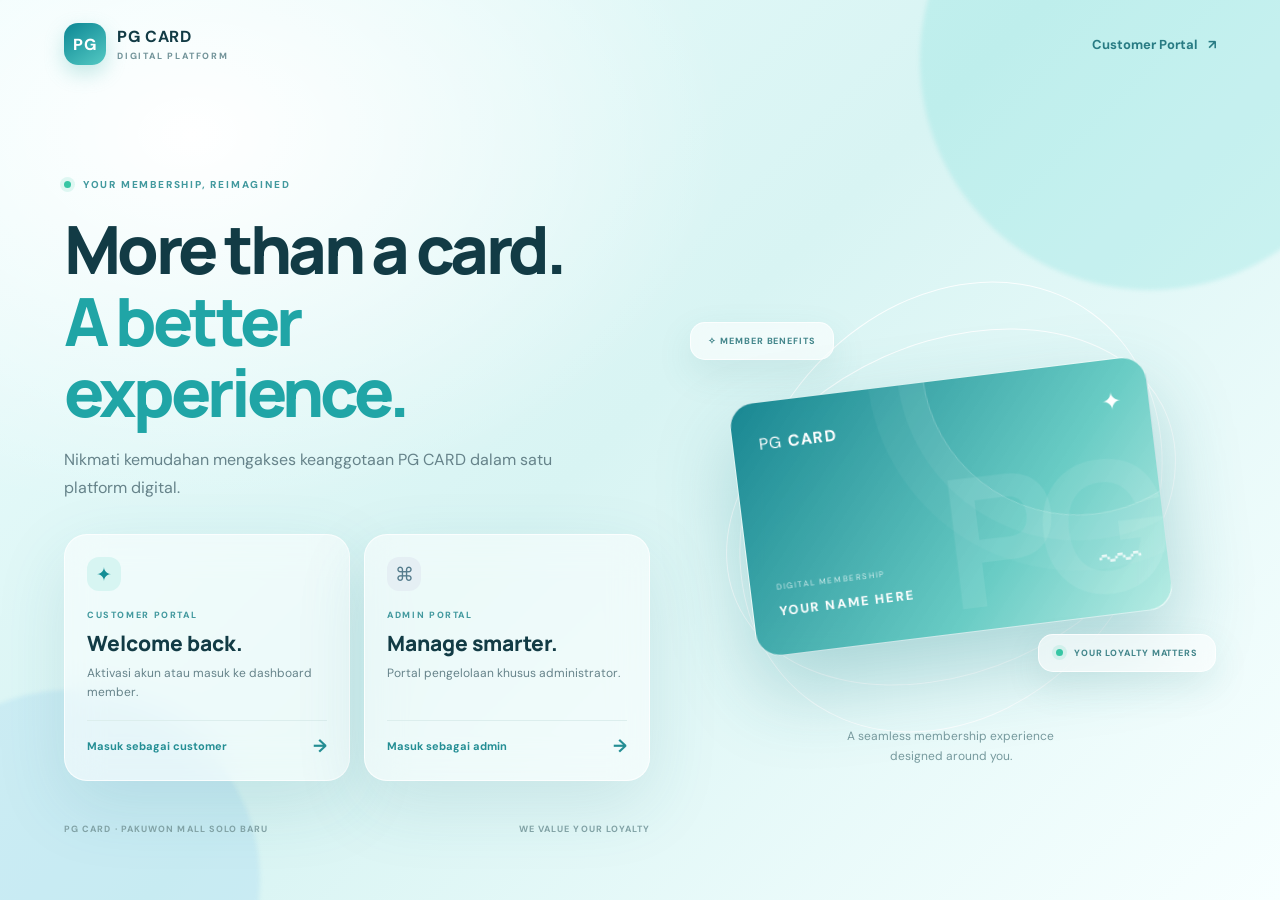
<file: index.html>
<!DOCTYPE html>
<html lang="id">
<head>
  <meta charset="UTF-8">
  <meta name="viewport" content="width=device-width, initial-scale=1">
  <meta name="theme-color" content="#e9fbfc">
  <meta name="description" content="PG CARD Digital Platform">
  <title>PG CARD | Digital Platform</title>
  <link rel="stylesheet" href="assets/styles.css">
</head>
<body class="landing-page">
  <div class="ambient ambient-one"></div><div class="ambient ambient-two"></div>
  <header class="topbar">
    <a class="brand" href="./index.html"><span class="brand-mark">PG</span><span>PG <b>CARD</b><small>DIGITAL PLATFORM</small></span></a>
    <a class="top-link" href="customer/">Customer Portal <span>↗</span></a>
  </header>
  <main class="landing-shell">
    <section class="hero-copy">
      <div class="eyebrow"><span class="live-dot"></span> YOUR MEMBERSHIP, REIMAGINED</div>
      <h1>More than a card.<br><span>A better experience.</span></h1>
      <p class="lead">Nikmati kemudahan mengakses keanggotaan PG CARD dalam satu platform digital.</p>
      <div class="portal-actions">
        <a class="portal-card customer-card" href="customer/">
          <span class="portal-icon">✦</span><span class="portal-label">CUSTOMER PORTAL</span>
          <strong>Welcome back.</strong><small>Aktivasi akun atau masuk ke dashboard member.</small>
          <span class="portal-arrow">Masuk sebagai customer <b>→</b></span>
        </a>
        <a class="portal-card admin-card" href="admin/">
          <span class="portal-icon">⌘</span><span class="portal-label">ADMIN PORTAL</span>
          <strong>Manage smarter.</strong><small>Portal pengelolaan khusus administrator.</small>
          <span class="portal-arrow">Masuk sebagai admin <b>→</b></span>
        </a>
      </div>
      <div class="landing-foot"><span>PG CARD · PAKUWON MALL SOLO BARU</span><span>WE VALUE YOUR LOYALTY</span></div>
    </section>
    <aside class="visual-panel">
      <div class="glass-orbit orbit-a"></div><div class="glass-orbit orbit-b"></div>
      <div class="floating-chip chip-one">✧ MEMBER BENEFITS</div>
      <div class="member-card">
        <div class="card-top"><span>PG <b>CARD</b></span><span class="card-chip">✦</span></div>
        <div class="card-watermark">PG</div>
        <div class="card-bottom"><div><small>DIGITAL MEMBERSHIP</small><strong>YOUR NAME HERE</strong></div><span class="card-wave">〰</span></div>
      </div>
      <div class="floating-chip chip-two"><span class="live-dot"></span> YOUR LOYALTY MATTERS</div>
      <div class="visual-caption">A seamless membership experience<br>designed around you.</div>
    </aside>
  </main>
</body>
</html>
</file>
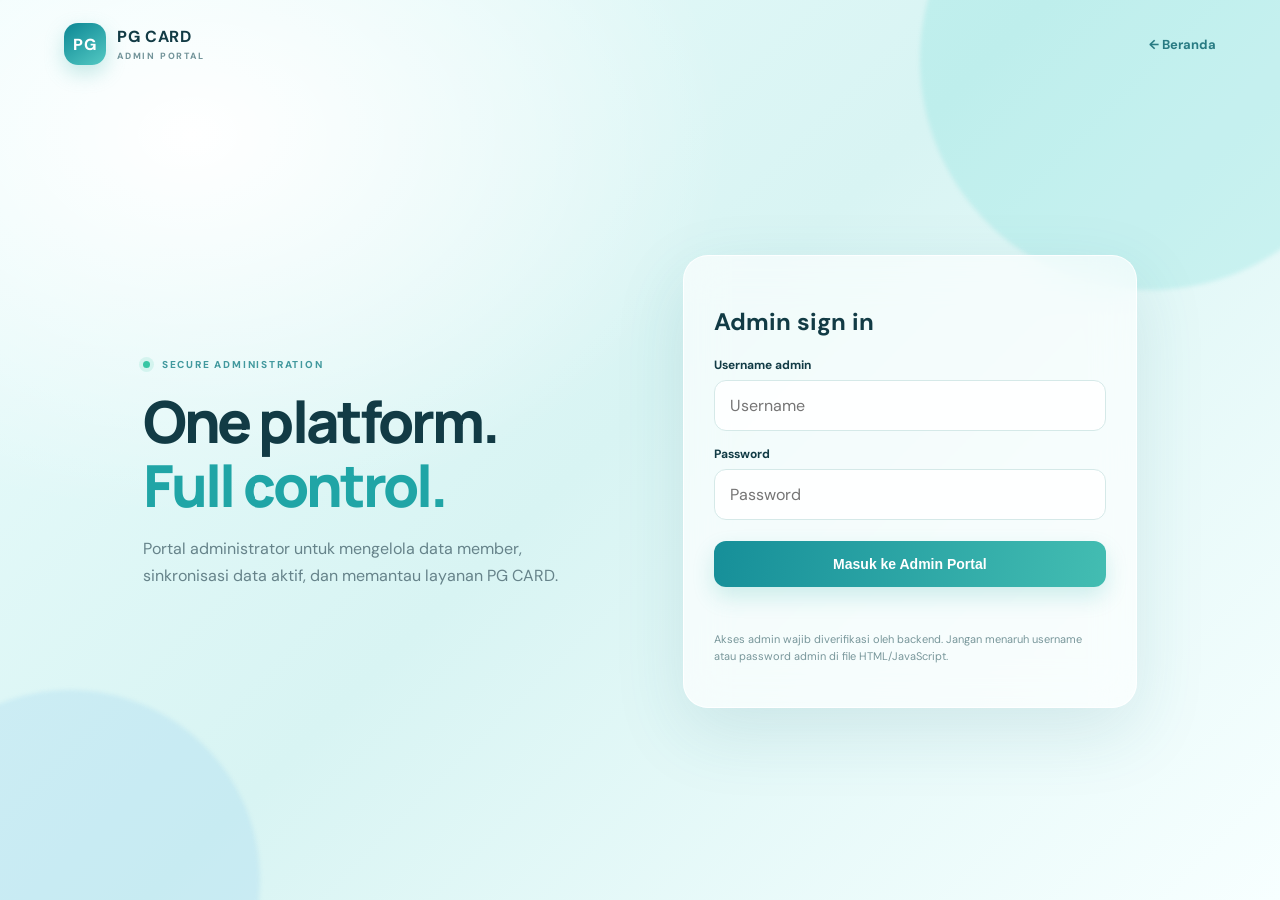
<file: admin/index.html>
<!DOCTYPE html><html lang="id"><head><meta charset="UTF-8"><meta name="viewport" content="width=device-width,initial-scale=1"><meta name="theme-color" content="#e9fbfc"><title>Admin Portal | PG CARD</title><link rel="stylesheet" href="../assets/styles.css"></head><body><div class="ambient ambient-one"></div><div class="ambient ambient-two"></div><header class="topbar"><a class="brand" href="../"><span class="brand-mark">PG</span><span>PG <b>CARD</b><small>ADMIN PORTAL</small></span></a><a class="top-link" href="../">← Beranda</a></header><main class="auth-wrap"><section class="auth-intro"><div class="eyebrow"><span class="live-dot"></span> SECURE ADMINISTRATION</div><h1>One platform.<br><span style="color:#20a5a6">Full control.</span></h1><p>Portal administrator untuk mengelola data member, sinkronisasi data aktif, dan memantau layanan PG CARD.</p></section><section class="auth-card"><form id="adminForm"><h2>Admin sign in</h2><label for="adminUser">Username admin</label><input id="adminUser" autocomplete="username" placeholder="Username" required><label for="adminPass">Password</label><input id="adminPass" type="password" autocomplete="current-password" placeholder="Password" required><button class="primary-btn">Masuk ke Admin Portal</button><div class="status" id="adminStatus" role="status"></div><p class="form-note">Akses admin wajib diverifikasi oleh backend. Jangan menaruh username atau password admin di file HTML/JavaScript.</p></form><section id="adminDashboard" class="hidden"><div class="dash-head"><h2>Admin overview</h2><button class="logout" id="adminLogout">Keluar</button></div><div class="dash-grid"><div class="stat"><small>MEMBER AKTIF</small><strong>—</strong></div><div class="stat"><small>AKUN TERAKTIVASI</small><strong>—</strong></div><div class="stat"><small>SINKRONISASI TERAKHIR</small><strong>—</strong></div><div class="stat"><small>STATUS SISTEM</small><strong>Belum terhubung</strong></div></div><p class="form-note">Panel ini adalah kerangka UI. Hubungkan endpoint admin terproteksi sebelum digunakan.</p></section></section></main><script src="../assets/config.js"></script><script src="../assets/portal.js"></script></body></html>
</file>
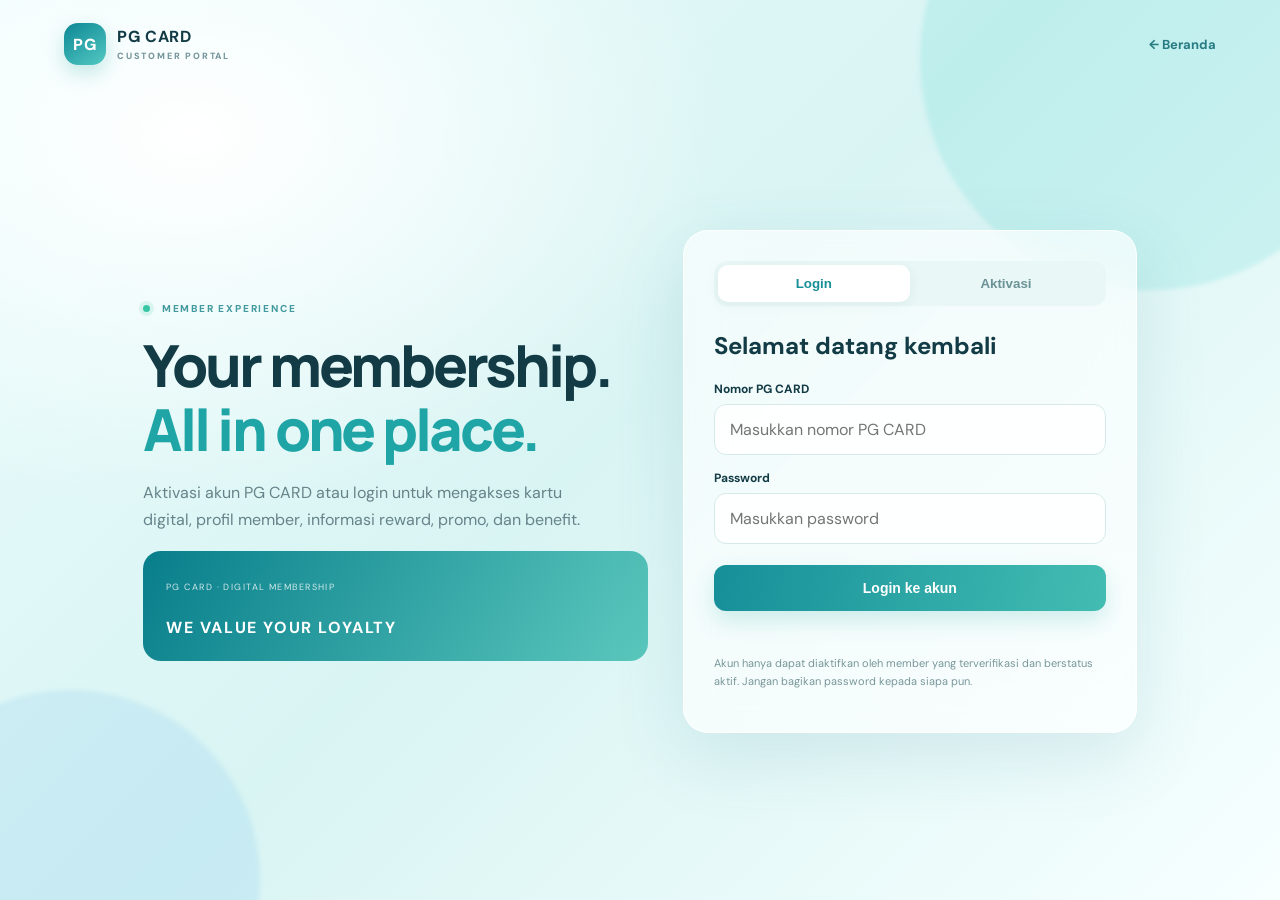
<file: customer/index.html>
<!DOCTYPE html><html lang="id"><head><meta charset="UTF-8"><meta name="viewport" content="width=device-width,initial-scale=1"><meta name="theme-color" content="#e9fbfc"><title>Customer Portal | PG CARD</title><link rel="stylesheet" href="../assets/styles.css"></head><body><div class="ambient ambient-one"></div><div class="ambient ambient-two"></div><header class="topbar"><a class="brand" href="../"><span class="brand-mark">PG</span><span>PG <b>CARD</b><small>CUSTOMER PORTAL</small></span></a><a class="top-link" href="../">← Beranda</a></header><main class="auth-wrap"><section class="auth-intro"><div class="eyebrow"><span class="live-dot"></span> MEMBER EXPERIENCE</div><h1>Your membership.<br><span style="color:#20a5a6">All in one place.</span></h1><p>Aktivasi akun PG CARD atau login untuk mengakses kartu digital, profil member, informasi reward, promo, dan benefit.</p><div class="member-mini"><small>PG CARD · DIGITAL MEMBERSHIP</small><strong>WE VALUE YOUR LOYALTY</strong></div></section><section class="auth-card" id="authPanel"><div class="tabs"><button class="tab active" id="loginTab" type="button">Login</button><button class="tab" id="activateTab" type="button">Aktivasi</button></div><form id="loginForm"><h2>Selamat datang kembali</h2><label for="loginCard">Nomor PG CARD</label><input id="loginCard" autocomplete="username" inputmode="numeric" placeholder="Masukkan nomor PG CARD" required><label for="loginPassword">Password</label><input id="loginPassword" type="password" autocomplete="current-password" placeholder="Masukkan password" required><button class="primary-btn">Login ke akun</button><div class="status" id="loginStatus" role="status"></div></form><form id="activateForm" class="hidden"><h2>Aktivasi akun member</h2><p class="form-note">Siapkan nomor PG CARD dan kode pos yang terdaftar pada KTP.</p><label for="memberCard">Nomor PG CARD</label><input id="memberCard" inputmode="numeric" placeholder="Masukkan nomor PG CARD" required><label for="postalCode">Kode Pos KTP</label><input id="postalCode" inputmode="numeric" autocomplete="postal-code" placeholder="Masukkan kode pos KTP" required><label for="newPassword">Buat password</label><input id="newPassword" type="password" autocomplete="new-password" minlength="10" placeholder="Minimal 10 karakter" required><label for="confirmPassword">Konfirmasi password</label><input id="confirmPassword" type="password" autocomplete="new-password" minlength="10" placeholder="Ulangi password" required><button class="primary-btn">Verifikasi & aktivasi</button><div class="status" id="activateStatus" role="status"></div></form><p class="form-note">Akun hanya dapat diaktifkan oleh member yang terverifikasi dan berstatus aktif. Jangan bagikan password kepada siapa pun.</p></section><section class="dashboard-card hidden" id="dashboard"><div class="dash-head"><div><div class="eyebrow">CUSTOMER DASHBOARD</div><h2>Halo, <span id="memberName">Member</span>!</h2></div><button class="logout" id="logoutBtn">Keluar</button></div><div class="member-mini"><small>PG CARD · DIGITAL MEMBERSHIP</small><strong id="dashCardNumber">NOMOR MEMBER</strong></div><div class="dash-grid"><div class="stat"><small>STATUS MEMBER</small><strong id="memberStatus">Aktif</strong></div><div class="stat"><small>POIN REWARD</small><strong id="memberPoints">—</strong></div></div><p class="form-note">Dashboard contoh tampilan. Data profil dan reward akan tampil setelah backend resmi dihubungkan.</p></section></main><script src="../assets/config.js"></script><script src="../assets/portal.js"></script></body></html>
</file>
<file: assets/styles.css>
@import url('https://fonts.googleapis.com/css2?family=DM+Sans:wght@400;500;600;700;800&family=Manrope:wght@400;500;600;700;800&display=swap');
:root{--ink:#123b45;--muted:#66838a;--teal:#139da4;--aqua:#b8f0ed;--line:rgba(255,255,255,.75);--glass:rgba(255,255,255,.55);--shadow:0 24px 70px rgba(35,119,128,.13)}
*{box-sizing:border-box}body{margin:0;font-family:'DM Sans',sans-serif;color:var(--ink);min-height:100vh;background:radial-gradient(ellipse at 15% 15%,#fff 0,transparent 35%),linear-gradient(135deg,#eafcfc,#d8f4f3 48%,#f7ffff);overflow-x:hidden}a{color:inherit;text-decoration:none}.ambient{position:fixed;border-radius:50%;filter:blur(2px);pointer-events:none;z-index:-1}.ambient-one{width:460px;height:460px;background:rgba(100,220,214,.22);top:-170px;right:-100px}.ambient-two{width:380px;height:380px;background:rgba(123,195,235,.18);bottom:-170px;left:-120px}.topbar{height:88px;max-width:1220px;margin:auto;padding:0 34px;display:flex;align-items:center;justify-content:space-between}.brand{display:flex;align-items:center;gap:11px;font-weight:800;letter-spacing:.04em}.brand-mark{width:42px;height:42px;border-radius:14px;background:linear-gradient(145deg,#0c8794,#54c9c3);color:white;display:grid;place-items:center;font-weight:800;box-shadow:0 8px 20px #56bdb755}.brand small{display:block;font-size:9px;letter-spacing:.2em;color:#73949a;margin-top:3px}.top-link{font-weight:700;font-size:13px;color:#287b83}.top-link span{margin-left:8px}.landing-shell{max-width:1220px;margin:0 auto;padding:55px 34px 30px;display:grid;grid-template-columns:1.05fr .95fr;gap:35px;align-items:center;min-height:calc(100vh - 88px)}.eyebrow,.portal-label{font-size:10px;font-weight:800;letter-spacing:.18em;color:#42999e}.live-dot{display:inline-block;width:7px;height:7px;border-radius:50%;background:#37c6a4;box-shadow:0 0 0 4px #37c6a422;margin-right:8px}.hero-copy h1{font:800 clamp(42px,5.2vw,68px)/1.08 Manrope,sans-serif;letter-spacing:-.055em;margin:22px 0 18px}.hero-copy h1 span{color:#20a5a6}.lead{font-size:16px;line-height:1.75;color:var(--muted);max-width:490px;margin-bottom:32px}.portal-actions{display:grid;grid-template-columns:1fr 1fr;gap:14px}.portal-card{position:relative;min-height:220px;border:1px solid var(--line);border-radius:23px;padding:22px;background:rgba(255,255,255,.52);backdrop-filter:blur(18px);box-shadow:var(--shadow);transition:.2s}.portal-card:hover{transform:translateY(-5px);box-shadow:0 28px 70px rgba(35,119,128,.2)}.portal-icon{display:grid;place-items:center;width:34px;height:34px;border-radius:12px;background:#d7f5f2;color:#148e96;font-size:19px;margin-bottom:18px}.admin-card .portal-icon{background:#e5eff4;color:#547b8c}.portal-label{display:block;font-size:9px;margin-bottom:8px}.portal-card strong{display:block;font:800 21px Manrope;margin-bottom:7px}.portal-card small{display:block;color:var(--muted);font-size:12px;line-height:1.55;min-height:38px}.portal-arrow{display:flex;justify-content:space-between;align-items:center;border-top:1px solid #dceeed;margin-top:18px;padding-top:13px;font-size:11px;font-weight:700;color:#248e94}.portal-arrow b{font-size:18px}.landing-foot{display:flex;justify-content:space-between;gap:12px;margin-top:42px;color:#84a4a7;font-size:9px;letter-spacing:.12em;font-weight:700}.visual-panel{height:530px;position:relative;display:grid;place-items:center}.glass-orbit{position:absolute;border:1px solid rgba(255,255,255,.85);border-radius:50%;transform:rotate(-24deg)}.orbit-a{width:470px;height:330px}.orbit-b{width:390px;height:480px;transform:rotate(36deg)}.member-card{position:relative;width:min(420px,90%);height:255px;border:1px solid rgba(255,255,255,.75);border-radius:25px;padding:26px;color:white;overflow:hidden;background:linear-gradient(130deg,rgba(12,127,139,.94),rgba(77,194,185,.82) 65%,rgba(168,232,222,.78));box-shadow:0 35px 80px rgba(31,132,139,.3);transform:rotate(-7deg);backdrop-filter:blur(15px)}.member-card:after{content:"";position:absolute;width:310px;height:310px;border:1px solid #ffffff40;border-radius:50%;right:-90px;top:-160px;box-shadow:0 0 0 25px #ffffff0d,0 0 0 55px #ffffff0a}.card-top,.card-bottom{position:relative;z-index:1;display:flex;justify-content:space-between;align-items:center}.card-top{font-size:16px;letter-spacing:.08em}.card-chip{font-size:24px}.card-watermark{position:absolute;font:800 180px Manrope;right:15px;top:38px;color:#ffffff16;letter-spacing:-.12em}.card-bottom{position:absolute;bottom:26px;left:26px;right:26px}.card-bottom small{display:block;font-size:8px;letter-spacing:.2em;opacity:.75;margin-bottom:8px}.card-bottom strong{font-size:13px;letter-spacing:.14em}.card-wave{font-size:42px;opacity:.8}.floating-chip{position:absolute;padding:12px 17px;border:1px solid #ffffffc9;border-radius:15px;background:#ffffff9c;backdrop-filter:blur(15px);box-shadow:0 14px 35px #438f9020;font-size:9px;font-weight:800;letter-spacing:.1em;color:#43868b}.chip-one{top:80px;left:5px}.chip-two{bottom:100px;right:0}.visual-caption{position:absolute;bottom:5px;text-align:center;font-size:12px;line-height:1.7;color:#76999d}
.auth-wrap{max-width:1050px;min-height:calc(100vh - 88px);margin:auto;padding:35px 28px 60px;display:grid;grid-template-columns:1fr .9fr;gap:35px;align-items:center}.auth-intro h1{font:800 clamp(38px,5vw,58px)/1.1 Manrope;letter-spacing:-.05em;margin:18px 0}.auth-intro p{color:var(--muted);line-height:1.7;max-width:440px}.auth-card,.dashboard-card{border:1px solid #ffffffd9;background:#ffffffa6;backdrop-filter:blur(20px);border-radius:25px;padding:30px;box-shadow:var(--shadow)}.tabs{display:flex;background:#e9f7f6;border-radius:13px;padding:4px;margin-bottom:24px}.tab{flex:1;border:0;background:transparent;border-radius:10px;padding:11px;color:#6b9296;font-weight:700;cursor:pointer}.tab.active{background:white;color:#168f97;box-shadow:0 3px 12px #397f8014}label{display:block;font-size:12px;font-weight:700;margin:15px 0 7px}input{width:100%;border:1px solid #d5e9e8;background:#ffffffd9;border-radius:12px;padding:14px 15px;font:inherit;color:var(--ink);outline:none}input:focus{border-color:#55bdb8;box-shadow:0 0 0 3px #55bdb822}.primary-btn{width:100%;border:0;border-radius:12px;padding:15px;background:linear-gradient(100deg,#168f99,#43bdb2);color:white;font-weight:800;font-size:14px;margin-top:21px;cursor:pointer;box-shadow:0 10px 22px #2aaca533}.form-note{font-size:11px;color:#78969a;line-height:1.6;margin-top:14px}.status{font-size:12px;line-height:1.5;margin-top:12px;color:#b15c46;min-height:18px}.hidden{display:none!important}.dash-head{display:flex;justify-content:space-between;align-items:center;gap:12px}.logout{border:1px solid #cfe7e5;background:#ffffff80;border-radius:10px;padding:9px 13px;color:#287e85;font-weight:700;cursor:pointer}.dash-grid{display:grid;grid-template-columns:1fr 1fr;gap:14px;margin-top:22px}.stat{padding:19px;border:1px solid #e0efed;background:#ffffff8a;border-radius:16px}.stat small{display:block;color:#7a999c;font-size:10px;letter-spacing:.1em}.stat strong{display:block;font:800 23px Manrope;margin-top:9px}.member-mini{margin-top:18px;border-radius:18px;padding:23px;color:white;background:linear-gradient(120deg,#087e8b,#5bc8bd)}.member-mini small{opacity:.8;font-size:9px;letter-spacing:.16em}.member-mini strong{display:block;margin-top:22px;letter-spacing:.1em}
@media(max-width:850px){.landing-shell{grid-template-columns:1fr;padding-top:38px}.visual-panel{height:420px;grid-row:1}.hero-copy{grid-row:2}.auth-wrap{grid-template-columns:1fr;max-width:600px}.auth-intro{text-align:center}.auth-intro p{margin:auto}.landing-foot{margin-top:28px}}@media(max-width:520px){.topbar{height:72px;padding:0 19px}.landing-shell{padding:20px 19px 28px;gap:5px}.visual-panel{height:300px}.member-card{height:190px;padding:19px}.card-watermark{font-size:130px}.card-bottom{left:19px;right:19px;bottom:19px}.chip-one{top:20px}.chip-two{bottom:45px}.visual-caption{display:none}.portal-actions{grid-template-columns:1fr}.portal-card{min-height:190px}.landing-foot{font-size:8px;flex-direction:column}.auth-wrap{padding:20px 17px}.auth-card,.dashboard-card{padding:22px}.dash-grid{grid-template-columns:1fr 1fr}}
</file>
